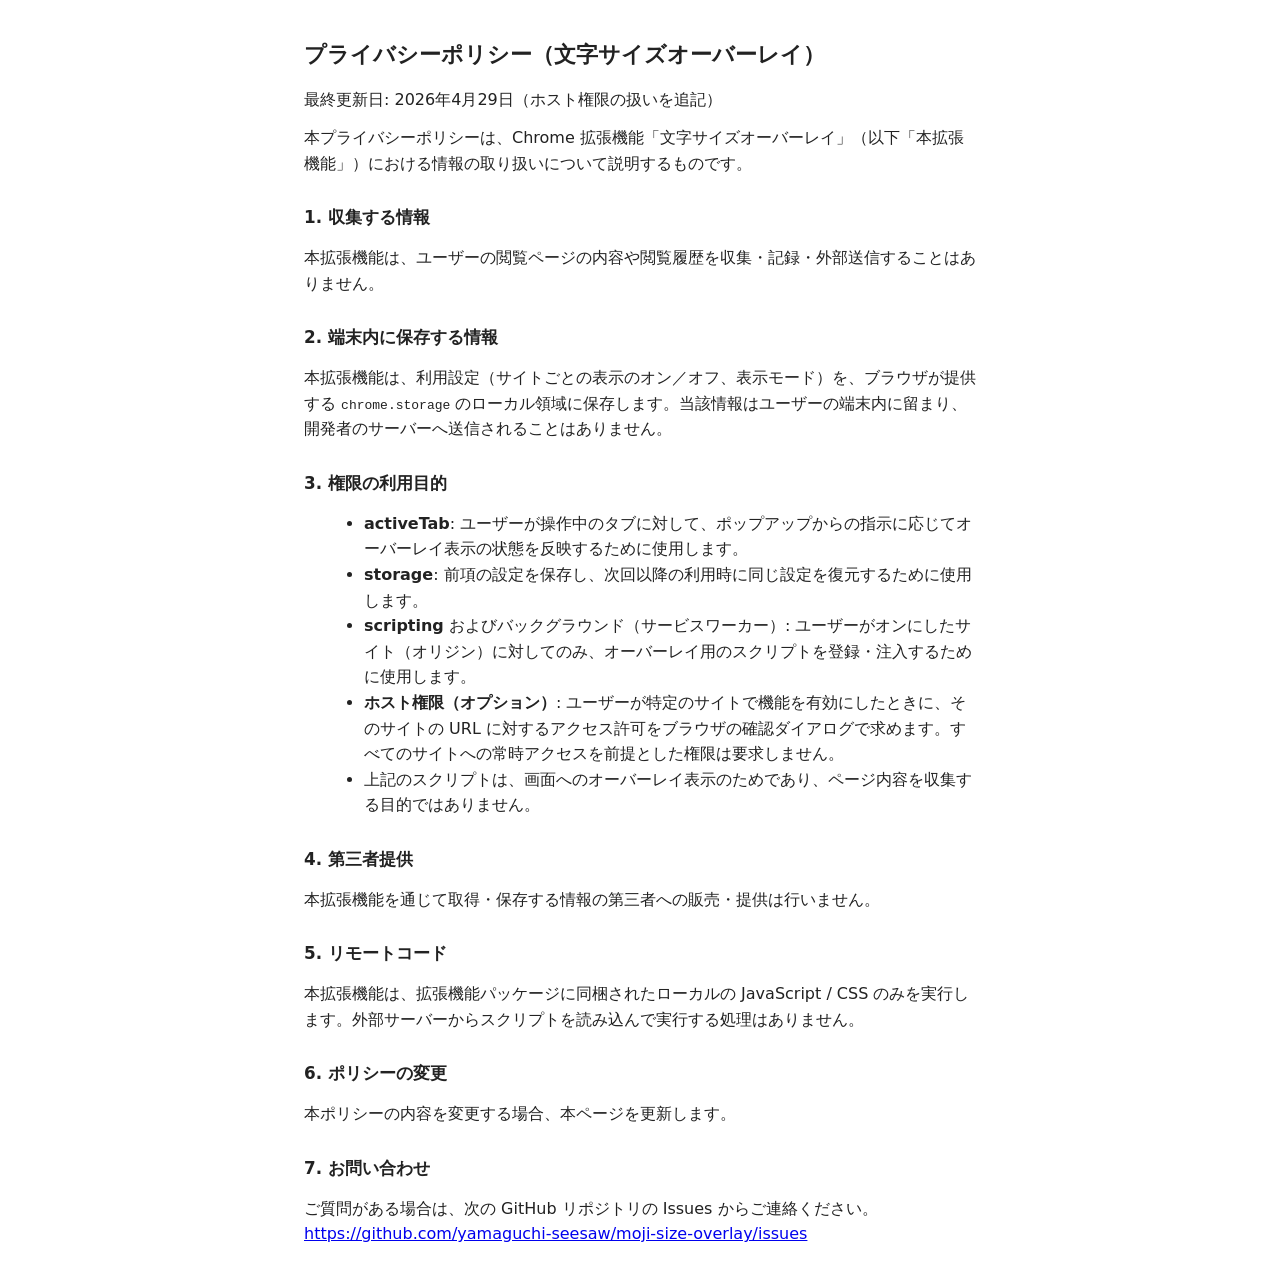
<file: docs/index.html>
<!DOCTYPE html>
<html lang="ja">
  <head>
    <meta charset="utf-8" />
    <meta name="viewport" content="width=device-width, initial-scale=1" />
    <title>プライバシーポリシー | 文字サイズオーバーレイ</title>
    <style>
      body {
        font-family: system-ui, -apple-system, "Segoe UI", sans-serif;
        line-height: 1.6;
        max-width: 42rem;
        margin: 0 auto;
        padding: 1.5rem;
        color: #222;
      }
      h1 {
        font-size: 1.35rem;
      }
      h2 {
        font-size: 1.05rem;
        margin-top: 1.75rem;
      }
      p {
        margin: 0.75rem 0;
      }
      ul {
        margin: 0.5rem 0 0.5rem 1.25rem;
      }
    </style>
  </head>
  <body>
    <h1>プライバシーポリシー（文字サイズオーバーレイ）</h1>
    <p>最終更新日: 2026年4月29日（ホスト権限の扱いを追記）</p>
    <p>
      本プライバシーポリシーは、Chrome 拡張機能「文字サイズオーバーレイ」（以下「本拡張機能」）における情報の取り扱いについて説明するものです。
    </p>

    <h2>1. 収集する情報</h2>
    <p>
      本拡張機能は、ユーザーの閲覧ページの内容や閲覧履歴を収集・記録・外部送信することはありません。
    </p>

    <h2>2. 端末内に保存する情報</h2>
    <p>
      本拡張機能は、利用設定（サイトごとの表示のオン／オフ、表示モード）を、ブラウザが提供する
      <code>chrome.storage</code> のローカル領域に保存します。当該情報はユーザーの端末内に留まり、開発者のサーバーへ送信されることはありません。
    </p>

    <h2>3. 権限の利用目的</h2>
    <ul>
      <li>
        <strong>activeTab</strong>:
        ユーザーが操作中のタブに対して、ポップアップからの指示に応じてオーバーレイ表示の状態を反映するために使用します。
      </li>
      <li>
        <strong>storage</strong>:
        前項の設定を保存し、次回以降の利用時に同じ設定を復元するために使用します。
      </li>
      <li>
        <strong>scripting</strong> およびバックグラウンド（サービスワーカー）:
        ユーザーがオンにしたサイト（オリジン）に対してのみ、オーバーレイ用のスクリプトを登録・注入するために使用します。
      </li>
      <li>
        <strong>ホスト権限（オプション）</strong>:
        ユーザーが特定のサイトで機能を有効にしたときに、そのサイトの URL に対するアクセス許可をブラウザの確認ダイアログで求めます。すべてのサイトへの常時アクセスを前提とした権限は要求しません。
      </li>
      <li>
        上記のスクリプトは、画面へのオーバーレイ表示のためであり、ページ内容を収集する目的ではありません。
      </li>
    </ul>

    <h2>4. 第三者提供</h2>
    <p>本拡張機能を通じて取得・保存する情報の第三者への販売・提供は行いません。</p>

    <h2>5. リモートコード</h2>
    <p>
      本拡張機能は、拡張機能パッケージに同梱されたローカルの JavaScript / CSS のみを実行します。外部サーバーからスクリプトを読み込んで実行する処理はありません。
    </p>

    <h2>6. ポリシーの変更</h2>
    <p>本ポリシーの内容を変更する場合、本ページを更新します。</p>

    <h2>7. お問い合わせ</h2>
    <p>
      ご質問がある場合は、次の GitHub リポジトリの Issues からご連絡ください。<br />
      <a href="https://github.com/yamaguchi-seesaw/moji-size-overlay/issues"
        >https://github.com/yamaguchi-seesaw/moji-size-overlay/issues</a
      >
    </p>
  </body>
</html>
</file>
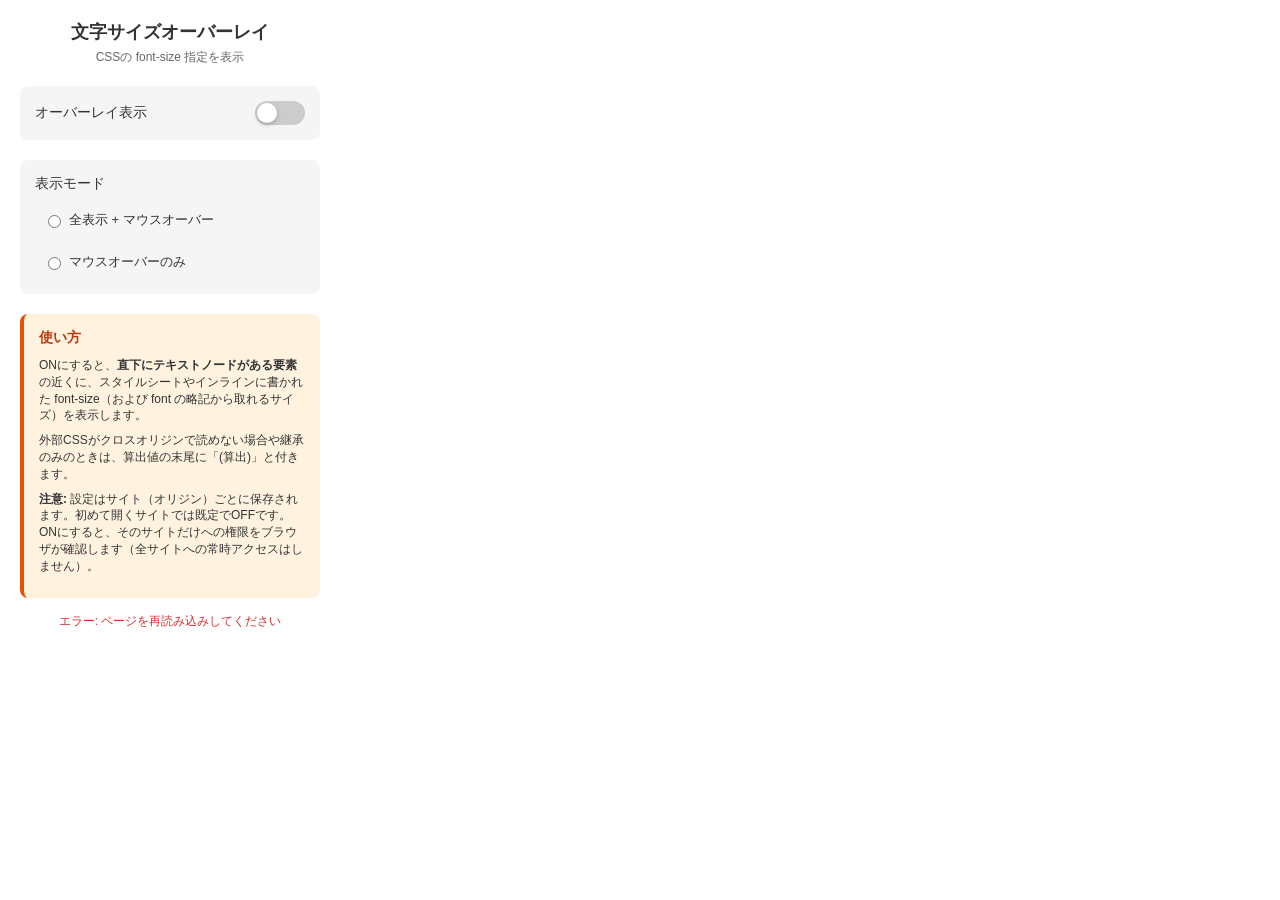
<file: popup.html>
<!DOCTYPE html>
<html lang="ja">

<head>
  <meta charset="utf-8">
  <style>
    body {
      width: 300px;
      padding: 20px;
      font-family: -apple-system, BlinkMacSystemFont, "Segoe UI", Roboto, sans-serif;
      margin: 0;
    }

    .header {
      text-align: center;
      margin-bottom: 20px;
    }

    .title {
      font-size: 18px;
      font-weight: bold;
      color: #333;
      margin: 0 0 5px 0;
    }

    .subtitle {
      font-size: 12px;
      color: #666;
      margin: 0;
    }

    .toggle-container {
      display: flex;
      align-items: center;
      justify-content: space-between;
      margin-bottom: 20px;
      padding: 15px;
      background: #f5f5f5;
      border-radius: 8px;
    }

    .toggle-label {
      font-size: 14px;
      color: #333;
      font-weight: 500;
    }

    .toggle-switch {
      position: relative;
      width: 50px;
      height: 24px;
      background: #ccc;
      border-radius: 12px;
      cursor: pointer;
      transition: background 0.3s;
    }

    .toggle-switch.active {
      background: #e65100;
    }

    .toggle-slider {
      position: absolute;
      top: 2px;
      left: 2px;
      width: 20px;
      height: 20px;
      background: white;
      border-radius: 50%;
      transition: transform 0.3s;
      box-shadow: 0 2px 4px rgba(0, 0, 0, 0.2);
    }

    .toggle-switch.active .toggle-slider {
      transform: translateX(26px);
    }

    .instructions {
      background: #fff3e0;
      padding: 15px;
      border-radius: 8px;
      border-left: 4px solid #e65100;
    }

    .instructions h3 {
      margin: 0 0 10px 0;
      font-size: 14px;
      color: #bf360c;
    }

    .instructions p {
      margin: 0 0 8px 0;
      font-size: 12px;
      color: #333;
      line-height: 1.4;
    }

    .status {
      text-align: center;
      margin-top: 15px;
      font-size: 12px;
      color: #666;
    }

    .mode-container {
      margin-bottom: 20px;
      padding: 15px;
      background: #f5f5f5;
      border-radius: 8px;
    }

    .mode-label {
      font-size: 14px;
      color: #333;
      font-weight: 500;
      margin-bottom: 10px;
    }

    .mode-options {
      display: flex;
      flex-direction: column;
      gap: 8px;
    }

    .mode-option {
      display: flex;
      align-items: center;
      cursor: pointer;
      padding: 8px;
      border-radius: 4px;
      transition: background-color 0.2s;
    }

    .mode-option:hover {
      background: rgba(0, 0, 0, 0.05);
    }

    .mode-option input[type="radio"] {
      margin-right: 8px;
      cursor: pointer;
    }

    .mode-text {
      font-size: 13px;
      color: #333;
      cursor: pointer;
    }

    .mode-option input[type="radio"]:checked+.mode-text {
      color: #e65100;
      font-weight: 500;
    }
  </style>
</head>

<body>
  <div class="header">
    <div class="title">文字サイズオーバーレイ</div>
    <div class="subtitle">CSSの font-size 指定を表示</div>
  </div>

  <div class="toggle-container">
    <div class="toggle-label">オーバーレイ表示</div>
    <div class="toggle-switch" id="toggleSwitch">
      <div class="toggle-slider"></div>
    </div>
  </div>

  <div class="mode-container">
    <div class="mode-label">表示モード</div>
    <div class="mode-options">
      <label class="mode-option">
        <input type="radio" name="displayMode" value="all_and_mouse" id="modeAllAndMouse">
        <span class="mode-text">全表示 + マウスオーバー</span>
      </label>
      <label class="mode-option">
        <input type="radio" name="displayMode" value="mouse_only" id="modeMouseOnly">
        <span class="mode-text">マウスオーバーのみ</span>
      </label>
    </div>
  </div>

  <div class="instructions">
    <h3>使い方</h3>
    <p>ONにすると、<strong>直下にテキストノードがある要素</strong>の近くに、スタイルシートやインラインに書かれた font-size（および font の略記から取れるサイズ）を表示します。</p>
    <p>外部CSSがクロスオリジンで読めない場合や継承のみのときは、算出値の末尾に「(算出)」と付きます。</p>
    <p><strong>注意:</strong> 設定はサイト（オリジン）ごとに保存されます。初めて開くサイトでは既定でOFFです。ONにすると、そのサイトだけへの権限をブラウザが確認します（全サイトへの常時アクセスはしません）。</p>
  </div>

  <div class="status" id="statusText">読み込み中...</div>

  <script src="popup.js"></script>
</body>

</html>
</file>
